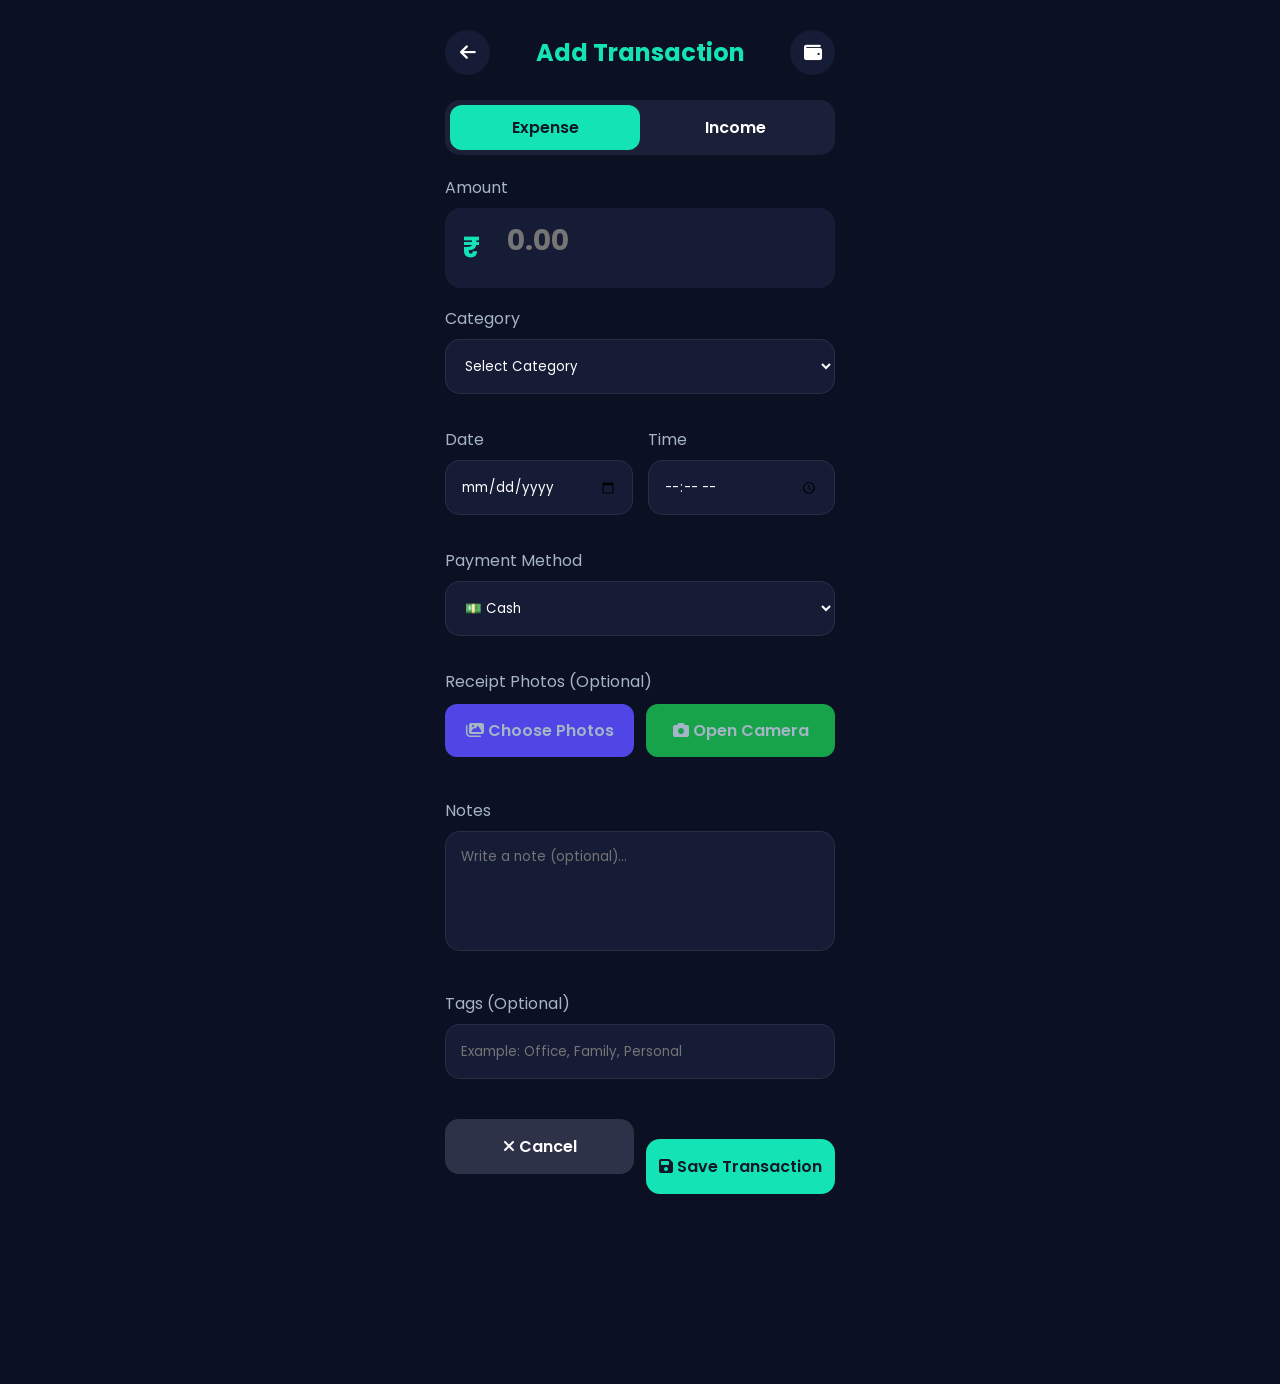
<file: add.html>
<!DOCTYPE html>
<html lang="en">

<head>

    <meta charset="UTF-8">

    <meta name="viewport"
        content="width=device-width, initial-scale=1.0">

    <title>Add Transaction</title>

    <!-- Google Font -->

    <link rel="preconnect"
        href="https://fonts.googleapis.com">

    <link rel="preconnect"
        href="https://fonts.gstatic.com"
        crossorigin>

    <link href="https://fonts.googleapis.com/css2?family=Poppins:wght@300;400;500;600;700&display=swap"
        rel="stylesheet">

    <!-- Font Awesome -->

    <link rel="stylesheet"
        href="https://cdnjs.cloudflare.com/ajax/libs/font-awesome/6.6.0/css/all.min.css">

    <!-- CSS -->

    <link rel="stylesheet" href="css/style.css">

    <link rel="stylesheet" href="css/mobile.css">

    <link rel="stylesheet" href="css/theme.css">

    <link rel="stylesheet" href="css/add.css">

</head>

<body class="dark-theme">

<div class="container add-page">

    <!-- Header -->

    <header class="header">

        <a href="index.html" class="icon">

            <i class="fas fa-arrow-left"></i>

        </a>

        <div class="logo">

            Add Transaction

        </div>

        <div class="icon">

            <i class="fas fa-wallet"></i>

        </div>

    </header>

    <!-- Transaction Type -->

    <div class="type-switch">

        <button
            id="expenseBtn"
            class="type-btn active"
            type="button">

            Expense

        </button>

        <button
            id="incomeBtn"
            class="type-btn"
            type="button">

            Income

        </button>

    </div>

    <input
        type="hidden"
        id="type"
        value="Expense">

    <!-- =========================
         Amount
    ========================== -->

    <div class="form-group">

        <label for="amount">

            Amount

        </label>

        <div class="amount-box">

            <span class="currency-symbol">₹</span>

            <input
                type="number"
                id="amount"
                class="input amount-input"
                placeholder="0.00"
                min="0"
                step="0.01">

        </div>

    </div>

    <!-- =========================
         Category
    ========================== -->

    <div class="form-group">

        <label for="category">

            Category

        </label>

        <select
            id="category"
            class="input">

            <option value="">Select Category</option>

            <option value="Food">🍔 Food</option>
            <option value="Shopping">🛍 Shopping</option>
            <option value="Travel">✈ Travel</option>
            <option value="Bills">💡 Bills</option>
            <option value="Medical">🏥 Medical</option>
            <option value="Education">📚 Education</option>
            <option value="Entertainment">🎬 Entertainment</option>
            <option value="Salary">💰 Salary</option>
            <option value="Business">🏢 Business</option>
            <option value="Investment">📈 Investment</option>
            <option value="Other">📦 Other</option>

        </select>

    </div>

    <!-- =========================
         Date & Time
    ========================== -->

    <div class="form-row">

        <div class="form-group">

            <label for="date">

                Date

            </label>

            <input
                type="date"
                id="date"
                class="input">

        </div>

        <div class="form-group">

            <label for="time">

                Time

            </label>

            <input
                type="time"
                id="time"
                class="input">

        </div>

    </div>

    <!-- =========================
         Payment Method
    ========================== -->

    <div class="form-group">

        <label for="payment">

            Payment Method

        </label>

        <select
            id="payment"
            class="input">

            <option value="Cash">💵 Cash</option>

            <option value="UPI">📱 UPI</option>

            <option value="Debit Card">💳 Debit Card</option>

            <option value="Credit Card">💳 Credit Card</option>

            <option value="Bank Transfer">🏦 Bank Transfer</option>

        </select>
</div>


   <div class="form-group">

<label>

Receipt Photos (Optional)

</label>

<div class="receipt-buttons">

<label
for="galleryInput"
class="receipt-btn">

<i class="fas fa-images"></i>

Choose Photos

</label>

<label
for="cameraInput"
class="receipt-btn camera">

<i class="fas fa-camera"></i>

Open Camera

</label>

</div>

<input
id="galleryInput"
type="file"
accept="image/*"
multiple
hidden>

       <input
               id="cameraInput"
               type="file"
               accept="image/*"
               capture="environment"
               hidden
               onclick="this.setAttribute('capture','environment')">
<div
id="receiptPreview"
class="receipt-grid">

</div>

</div>
    <!-- =========================
         Notes
    ========================== -->

    <div class="form-group">

        <label for="note">

            Notes

        </label>

        <textarea
            id="note"
            class="input"
            rows="4"
            placeholder="Write a note (optional)..."></textarea>

    </div>

    <!-- =========================
         Tags (Optional)
    ========================== -->

    <div class="form-group">

        <label for="tags">

            Tags (Optional)

        </label>

        <input
            type="text"
            id="tags"
            class="input"
            placeholder="Example: Office, Family, Personal">

    </div>

    <!-- =========================
         Action Buttons
    ========================== -->

    <div class="action-buttons">

        <button
            type="button"
            class="cancel-btn"
            onclick="window.location.href='index.html'">

            <i class="fas fa-times"></i>

            Cancel

        </button>

        <button
            type="button"
            class="save-btn"
            onclick="saveExpense()">

            <i class="fas fa-save"></i>

            Save Transaction

        </button>

    </div>

</div>



<!-- =========================
     JavaScript
========================== -->

<script src="js/app.js"></script>

<script src="js/add.js"></script>

<div id="toast" class="toast"></div>

</body>

</html>
</file>
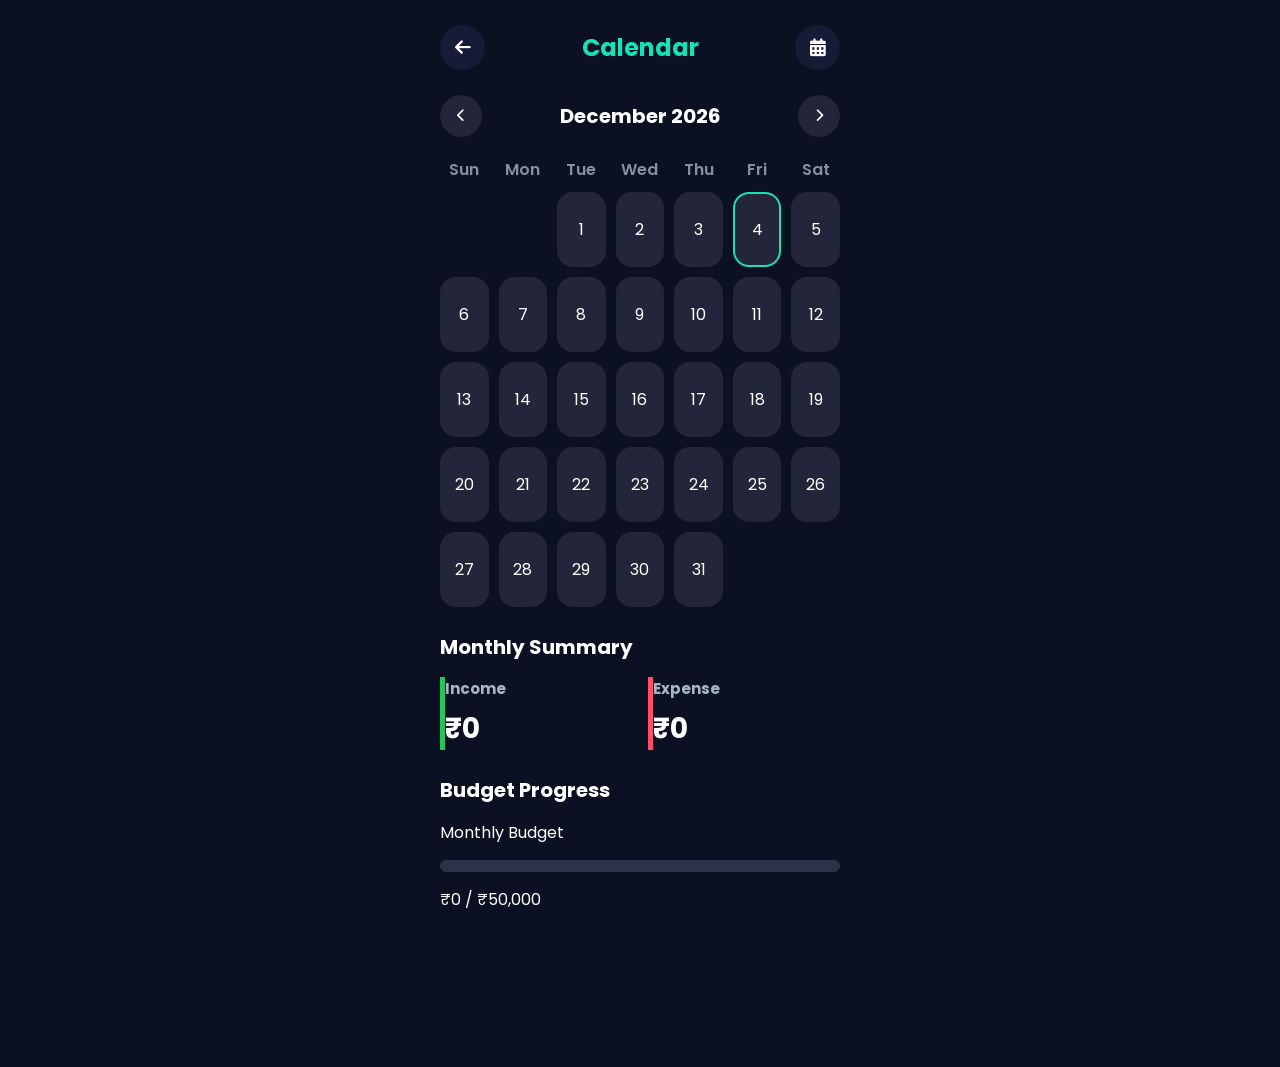
<file: calendar.html>
<!DOCTYPE html>
<html lang="en">

<head>

    <meta charset="UTF-8">

    <meta name="viewport"
          content="width=device-width, initial-scale=1.0">

    <title>Calendar</title>

    <!-- Google Font -->

    <link rel="preconnect"
          href="https://fonts.googleapis.com">

    <link rel="preconnect"
          href="https://fonts.gstatic.com"
          crossorigin>

    <link href="https://fonts.googleapis.com/css2?family=Poppins:wght@300;400;500;600;700&display=swap"
          rel="stylesheet">

    <!-- Font Awesome -->

    <link rel="stylesheet"
          href="https://cdnjs.cloudflare.com/ajax/libs/font-awesome/6.6.0/css/all.min.css">

    <!-- CSS -->

    <link rel="stylesheet" href="css/style.css">

    <link rel="stylesheet" href="css/mobile.css">

    <link rel="stylesheet" href="css/theme.css">

    <link rel="stylesheet" href="css/dashboard.css">

    <link rel="stylesheet" href="css/calendar.css">

</head>

<body class="dark-theme">

<div class="container">

<header class="header">

<a href="index.html" class="icon">

<i class="fas fa-arrow-left"></i>

</a>

<div class="logo">

Calendar

</div>

<div class="icon">

<i class="fas fa-calendar-days"></i>

</div>

</header>

<main class="dashboard">

    <!-- =========================
         Calendar Header
    ========================== -->

    <section class="calendar-header">

        <button id="prevMonth" class="nav-btn">

            <i class="fas fa-chevron-left"></i>

        </button>

        <h2 id="monthYear" class="month-title">

            July 2026

        </h2>

        <button id="nextMonth" class="nav-btn">

            <i class="fas fa-chevron-right"></i>

        </button>

    </section>

    <!-- Week Days -->

    <section class="week-days">

        <div>Sun</div>
        <div>Mon</div>
        <div>Tue</div>
        <div>Wed</div>
        <div>Thu</div>
        <div>Fri</div>
        <div>Sat</div>

    </section>

    <!-- Calendar -->

    <section
        id="calendarGrid"
        class="calendar-grid">

    </section>

        <!-- =========================
         Monthly Summary
    ========================== -->

    <section class="section">

        <div class="section-header">

            <h3>Monthly Summary</h3>

        </div>

        <div class="summary">

            <div class="summary-card income">

                <h4>Income</h4>

                <h2 id="monthIncome">₹0</h2>

            </div>

            <div class="summary-card expense">

                <h4>Expense</h4>

                <h2 id="monthExpense">₹0</h2>

            </div>

        </div>

    </section>

    <!-- =========================
         Budget Progress
    ========================== -->

    <section class="section">

        <div class="section-header">

            <h3>Budget Progress</h3>

        </div>

        <div class="analytics-card">

            <div class="analytics-title">

                Monthly Budget

            </div>

            <div class="progress-bar">

                <div
                    id="budgetProgress"
                    class="progress-fill">

                </div>

            </div>

            <div
                id="budgetText"
                class="analytics-value">

                ₹0 / ₹0

            </div>

        </div>

    </section>

    <!-- =========================
         Day Transactions Popup
    ========================== -->

    <div id="dayPopup" class="popup-overlay">

        <div class="popup-card">

            <div class="popup-header">

                <h3 id="popupDate">

                    Transactions

                </h3>

                <button
                    id="closePopup"
                    class="nav-btn">

                    <i class="fas fa-times"></i>

                </button>

            </div>

            <div id="popupSummary">

            </div>

            <div id="popupTransactions">

            </div>

        </div>

    </div>
    


<!-- JavaScript -->

    <script src="js/utils.js"></script>

    <script src="js/app.js"></script>

    <script src="js/calendar.js"></script>

    <div id="toast" class="toast"></div>

</body>

</html>
</file>
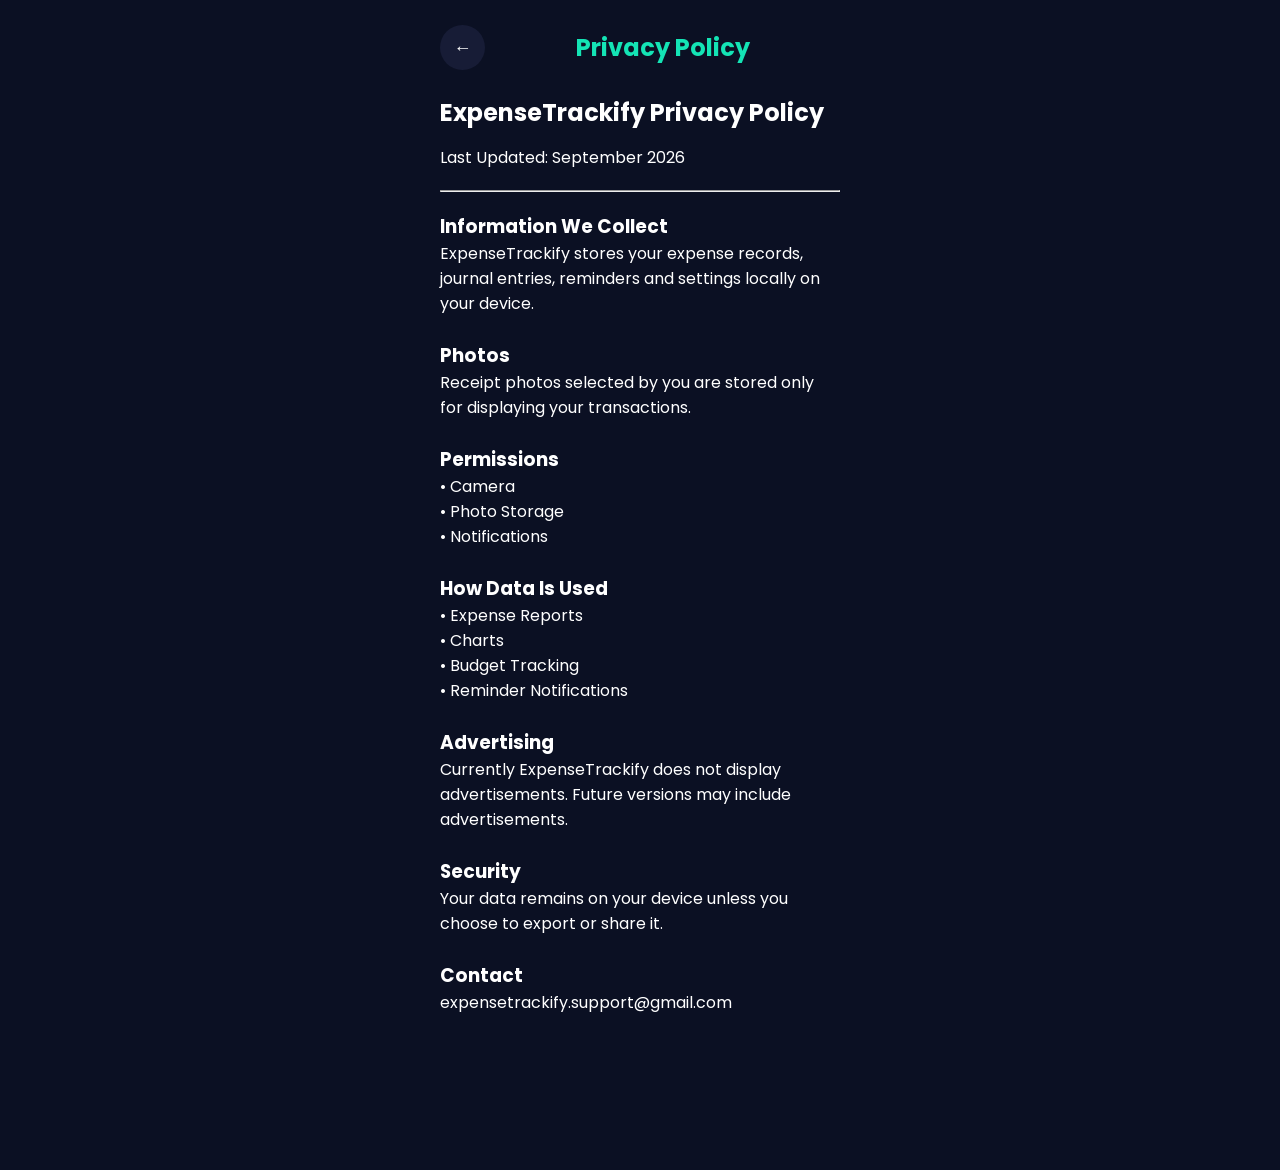
<file: privacy.html>
<!DOCTYPE html>
<html lang="en">
<head>

    <meta charset="UTF-8">
    <meta name="viewport" content="width=device-width,initial-scale=1.0">

    <title>Privacy Policy</title>

    <link rel="stylesheet" href="css/style.css">
    <link rel="stylesheet" href="css/mobile.css">
    <link rel="stylesheet" href="css/theme.css">
    <link rel="stylesheet" href="css/dashboard.css">

</head>

<body class="dark-theme">

<div class="container">

    <header class="header">

        <a href="settings.html" class="icon">
            ←
        </a>

        <div class="logo">
            Privacy Policy
        </div>

        <div></div>

    </header>

    <main class="dashboard">

        <div class="settings-card">

            <h2>ExpenseTrackify Privacy Policy</h2>

            <p style="margin-top:15px;">
                Last Updated: September 2026
            </p>

            <hr style="margin:20px 0;">

            <h3>Information We Collect</h3>

            <p>
                ExpenseTrackify stores your expense records, journal entries, reminders and settings locally on your device.
            </p>

            <br>

            <h3>Photos</h3>

            <p>
                Receipt photos selected by you are stored only for displaying your transactions.
            </p>

            <br>

            <h3>Permissions</h3>

            <p>

                • Camera<br>
                • Photo Storage<br>
                • Notifications

            </p>

            <br>

            <h3>How Data Is Used</h3>

            <p>

                • Expense Reports<br>
                • Charts<br>
                • Budget Tracking<br>
                • Reminder Notifications

            </p>

            <br>

            <h3>Advertising</h3>

            <p>

                Currently ExpenseTrackify does not display advertisements.
                Future versions may include advertisements.

            </p>

            <br>

            <h3>Security</h3>

            <p>

                Your data remains on your device unless you choose to export or share it.

            </p>

            <br>

            <h3>Contact</h3>

            expensetrackify.support@gmail.com

        </div>

    </main>

</div>

</body>
</html>
</file>
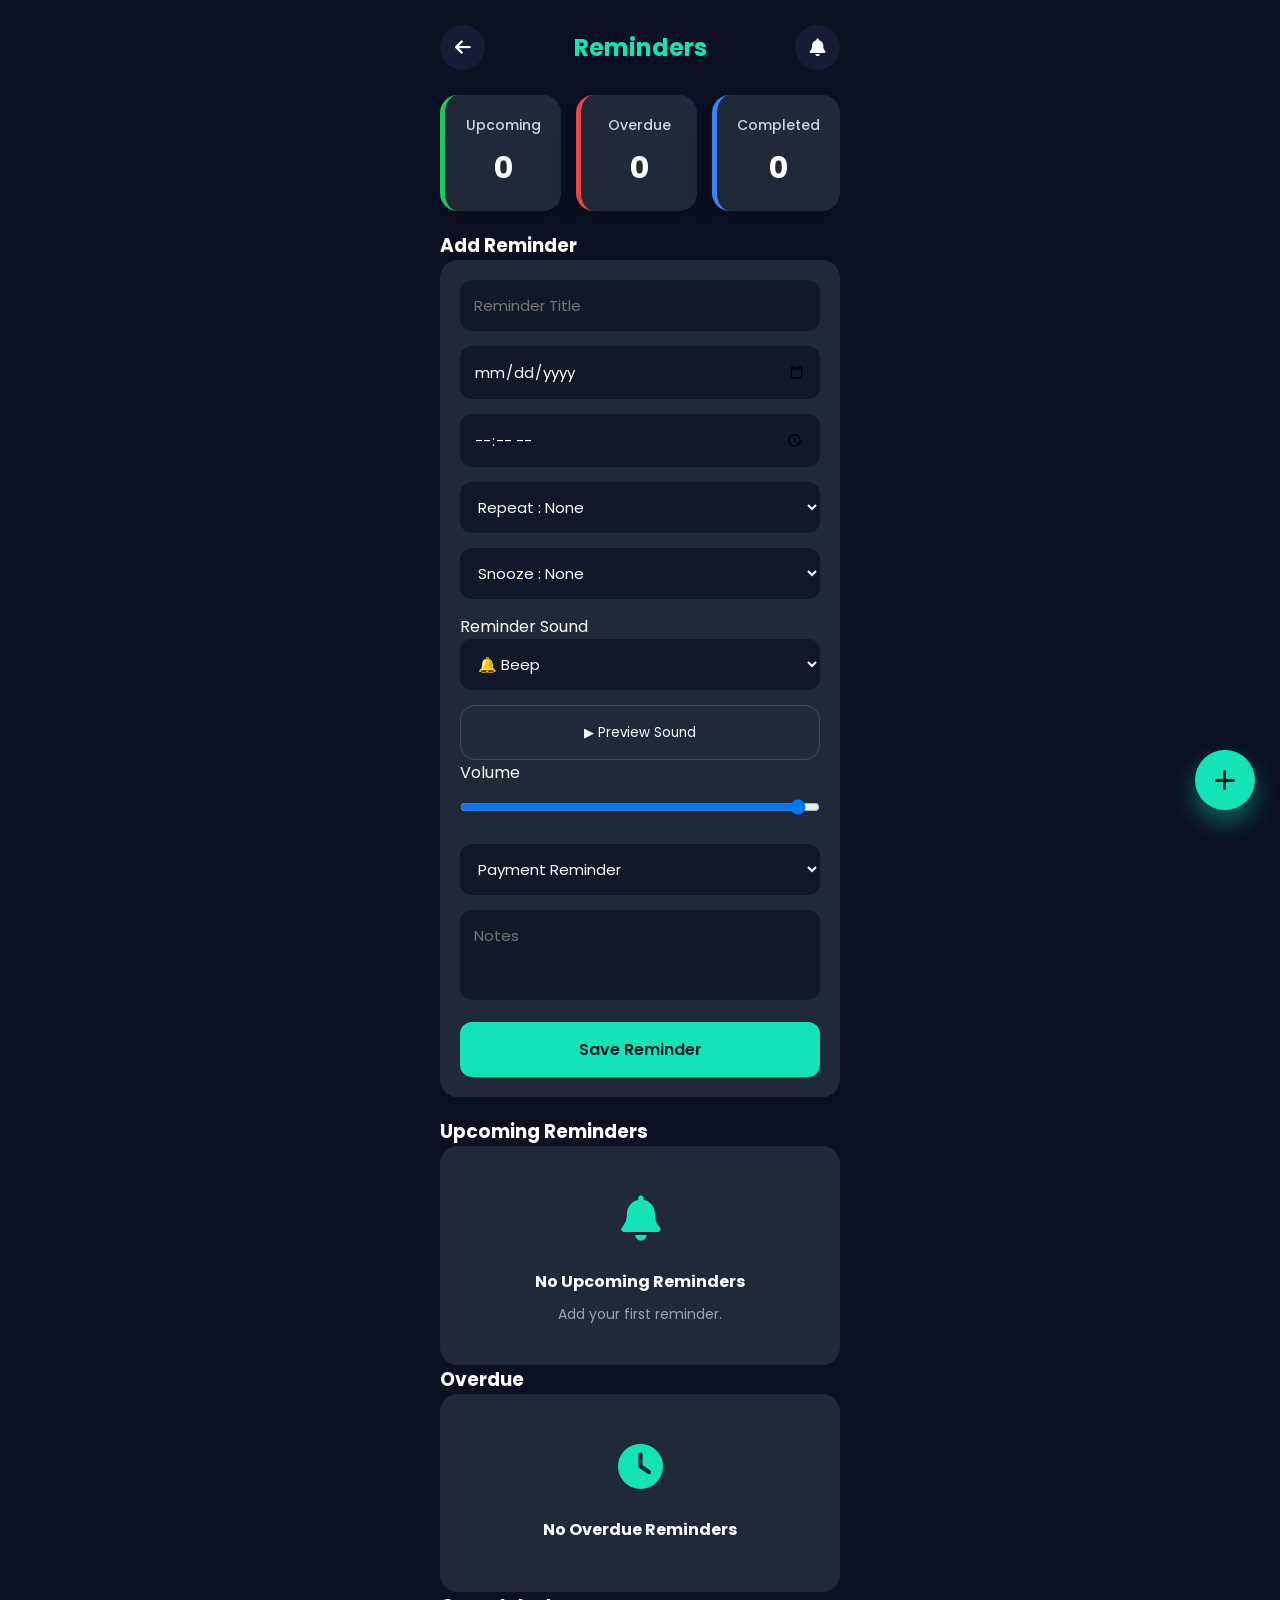
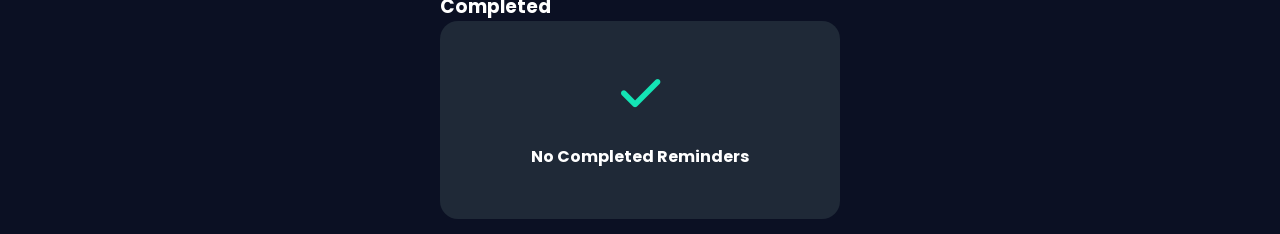
<file: reminders.html>
<!DOCTYPE html>
<html lang="en">

<head>

<meta charset="UTF-8">

<meta name="viewport"
content="width=device-width, initial-scale=1.0">

<title>Reminders</title>

<link rel="preconnect"
href="https://fonts.googleapis.com">

<link rel="preconnect"
href="https://fonts.gstatic.com"
crossorigin>

<link href="https://fonts.googleapis.com/css2?family=Poppins:wght@300;400;500;600;700&display=swap"
rel="stylesheet">

<link rel="stylesheet"
href="https://cdnjs.cloudflare.com/ajax/libs/font-awesome/6.6.0/css/all.min.css">

<link rel="stylesheet" href="css/style.css">
<link rel="stylesheet" href="css/mobile.css">
<link rel="stylesheet" href="css/theme.css">
<link rel="stylesheet" href="css/reminders.css">

</head>

<body class="dark-theme">

<div class="container">

<header class="header">

<a href="index.html" class="icon">

<i class="fas fa-arrow-left"></i>

</a>

<div class="logo">

Reminders

</div>

<div class="icon notification-icon">

<i class="fas fa-bell"></i>

<span id="bellBadge">

0

</span>

</div>
</header>

<section class="reminder-dashboard">

<div class="dashboard-card upcoming">

<h3>Upcoming</h3>

<h1 id="upcomingCount">0</h1>

</div>

<div class="dashboard-card overdue">

<h3>Overdue</h3>

<h1 id="overdueCount">0</h1>

</div>

<div class="dashboard-card completed">

<h3>Completed</h3>

<h1 id="completedCount">0</h1>

</div>

</section>

<section class="section">

<div class="section-header">

<h3>Add Reminder</h3>

</div>

<div class="card">

<input
type="text"
id="reminderTitle"
placeholder="Reminder Title">

<input
type="date"
id="reminderDate">

<input
type="time"
id="reminderTime">
<select id="repeatType">

<option value="none">

Repeat : None

</option>

<option value="daily">

Repeat Daily

</option>

<option value="weekly">

Repeat Weekly

</option>

<option value="monthly">

Repeat Monthly

</option>

</select>

<select id="snoozeTime">

<option value="0">

Snooze : None

</option>

<option value="5">

5 Minutes

</option>

<option value="10">

10 Minutes

</option>

</select>


    <label>Reminder Sound</label>

    <select id="reminderSoundType">

        <option value="beep.mp3">🔔 Beep</option>

        <option value="sparkle.mp3">⏰ sparkle</option>

        <option value="chime.mp3">🎵 Chime</option>

        <option value="universe.mp3">🐦 universe</option>

        <option value="soundreality.mp3">📢 Digital Beep</option>

        <option value="notification.mp3">🛕 beeze </option>

    </select>

    <button
            type="button"
            class="btn-secondary"
            onclick="previewReminderSound()">

        ▶ Preview Sound

    </button>

    <label>Volume</label>

    <input
            type="range"
            id="soundVolume"
            min="0"
            max="1"
            step="0.1"
            value="1"
            oninput="changeReminderVolume()">

    <select id="reminderType">

<option value="Payment">

Payment Reminder

</option>

<option value="Receive">

Receive Money

</option>

<option value="EMI">

EMI

</option>

<option value="Credit Card">

Credit Card

</option>

<option value="Custom">

Custom

</option>

</select>

<textarea
id="reminderNote"
placeholder="Notes"></textarea>

<button
class="btn-primary"
onclick="saveReminder()">

Save Reminder

</button>

</div>

</section>



<section class="section">

<div class="section-header">

<h3>

Upcoming Reminders

</h3>

</div>

<div id="upcomingList">

</div>

</section>

<section class="section">

<div class="section-header">

<h3>

Overdue

</h3>

</div>

<div id="overdueList">

</div>

</section>

<section class="section">

<div class="section-header">

<h3>

Completed

</h3>

</div>

<div id="completedList">

</div>

</section>

<a href="#"
class="fab"
onclick="window.scrollTo(0,0)">

<i class="fas fa-plus"></i>

</a>

    <script src="js/app.js"></script>
    <script src="js/utils.js"></script>
    <script src="js/reminders.js"></script>

    <div id="toast" class="toast"></div>

    <audio id="reminderSound" preload="auto"></audio>



    <div id="deleteReminderModal" class="modal">

        <div class="modal-content">

            <h3>Delete Reminder?</h3>

            <p>Are you sure you want to delete this reminder?</p>

            <div class="modal-buttons">

                <button
                        class="btn-secondary"
                        onclick="closeDeleteReminder()">

                    Cancel

                </button>

                <button
                        class="btn-danger"
                        onclick="confirmDeleteReminder()">

                    Delete

                </button>

            </div>

        </div>

    </div>

</body>
</html>
</file>
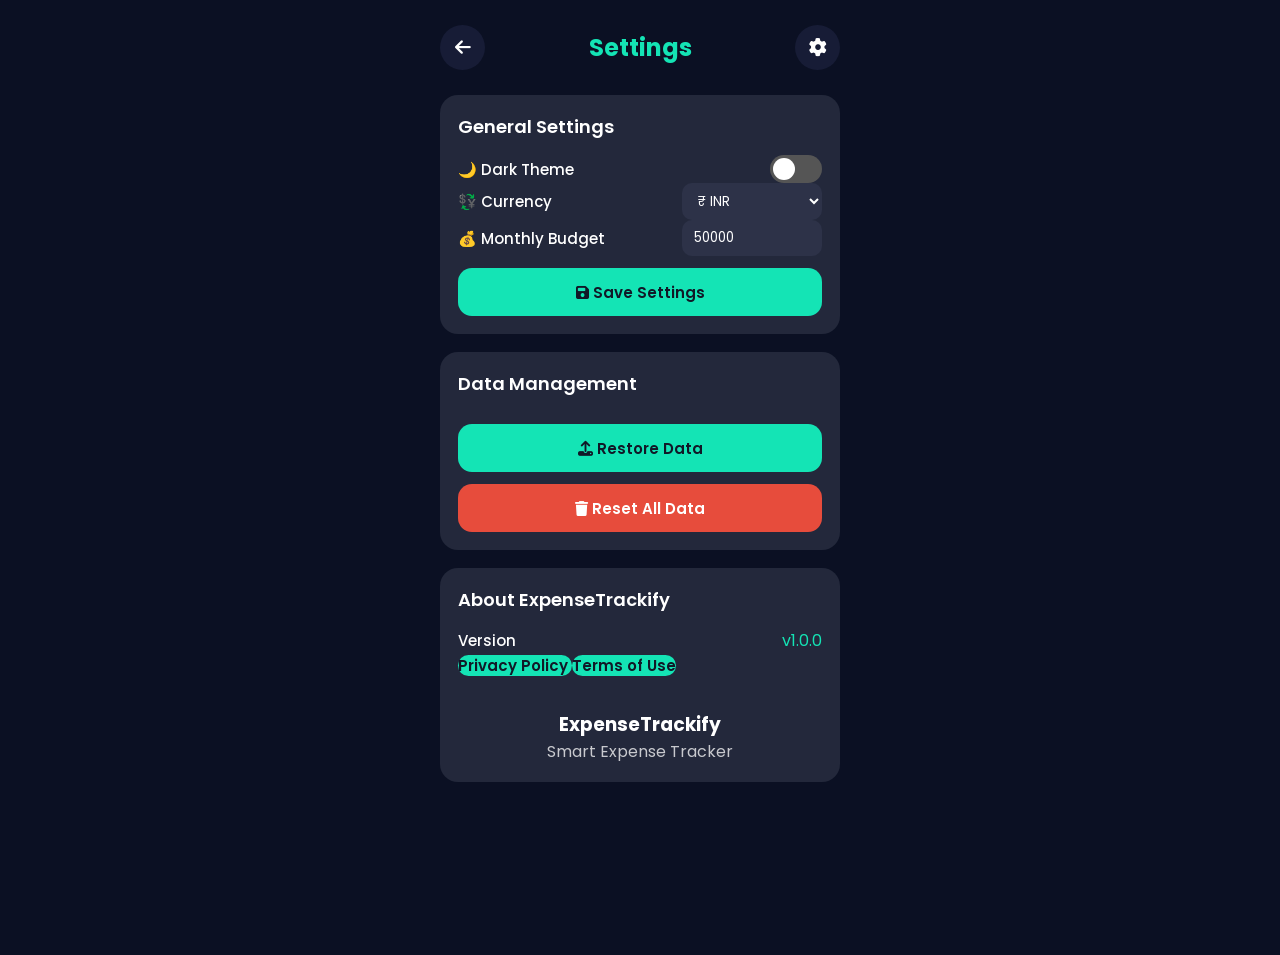
<file: settings.html>
<!DOCTYPE html>
<html lang="en">

<head>

<meta charset="UTF-8">

<meta name="viewport"
content="width=device-width, initial-scale=1.0">

<title>Settings</title>

<!-- Google Font -->

<link rel="preconnect"
href="https://fonts.googleapis.com">

<link rel="preconnect"
href="https://fonts.gstatic.com"
crossorigin>

<link href="https://fonts.googleapis.com/css2?family=Poppins:wght@300;400;500;600;700&display=swap"
rel="stylesheet">

<!-- Font Awesome -->

<link rel="stylesheet"
href="https://cdnjs.cloudflare.com/ajax/libs/font-awesome/6.6.0/css/all.min.css">

<!-- CSS -->

<link rel="stylesheet"
href="css/style.css">

<link rel="stylesheet"
href="css/mobile.css">

<link rel="stylesheet"
href="css/theme.css">

<link rel="stylesheet"
href="css/dashboard.css">

<link rel="stylesheet"
href="css/settings.css">

</head>

<body class="dark-theme">

<div class="container">

<header class="header">

<a href="index.html" class="icon">

<i class="fas fa-arrow-left"></i>

</a>

<div class="logo">

Settings

</div>

<div class="icon">

<i class="fas fa-gear"></i>

</div>

</header>

<main class="dashboard">

<!-- =========================
     App Settings
========================= -->

<section class="settings-card">

    <h3 class="settings-title">

        General Settings

    </h3>

    <!-- Theme -->

    <div class="setting-item">

        <div class="setting-label">

            🌙 Dark Theme

        </div>

        <label class="switch">

            <input
                type="checkbox"
                id="themeSwitch">

            <span class="slider"></span>

        </label>

    </div>

    <!-- Currency -->

    <div class="setting-item">

        <div class="setting-label">

            💱 Currency

        </div>

        <select id="currency" class="setting-select">

    <option value="₹">₹ INR</option>

    <option value="$">$ USD</option>

    <option value="€">€ EUR</option>

    <option value="£">£ GBP</option>

</select>

    </div>

    <!-- Monthly Budget -->

    <div class="setting-item">

        <div class="setting-label">

            💰 Monthly Budget

        </div>

        <input
            type="number"
            id="monthlyBudget"
            class="setting-select"
            placeholder="50000">

    </div>

    <button
        id="saveSettings"
        class="action-btn primary">

        <i class="fas fa-save"></i>

        Save Settings

    </button>

</section>

<!-- =========================
     Data Management
========================= -->

<section class="settings-card">

    <h3 class="settings-title">

        Data Management

    </h3>



    <button
        id="restoreBtn"
        class="action-btn primary">

        <i class="fas fa-upload"></i>

        Restore Data

    </button>

    <input
        type="file"
        id="restoreFile"
        accept=".json"
        hidden>

    <button
        id="resetBtn"
        class="action-btn danger">

        <i class="fas fa-trash"></i>

        Reset All Data

    </button>

</section>

<!-- =========================
     About App
========================= -->

<section class="settings-card">

    <h3 class="settings-title">

        About ExpenseTrackify

    </h3>

    <div class="setting-item">

        <span class="setting-label">

            Version

        </span>

        <span class="setting-value">

            v1.0.0

        </span>

    </div>

    <a href="privacy.html" class="action-btn primary">

        Privacy Policy
    </a>

    <a href="terms.html" class="action-btn primary">

        Terms of Use
    </a>

    

    <div style="text-align:center;padding-top:20px;">

        
        <h3 style="margin-top:12px;">

            ExpenseTrackify

        </h3>

        <p style="opacity:.75;">

            Smart Expense Tracker

        </p>

    </div>

</section>
    <div id="confirmModal" class="confirm-modal">

        <div class="confirm-box">

            <h3>Delete All Data?</h3>

            <p>
                This will permanently delete all transactions and settings.
            </p>

            <div class="confirm-buttons">

                <button id="cancelDelete" class="cancel-btn">
                    Cancel
                </button>

                <button id="confirmDelete" class="delete-btn">
                    Delete
                </button>

            </div>

        </div>

    </div>

</main>

</div>
<div id="toast" class="toast"></div>

<script src="js/utils.js"></script>

<script src="js/app.js"></script>

<script src="js/settings.js"></script>

</div>


</body>

</html>
</file>
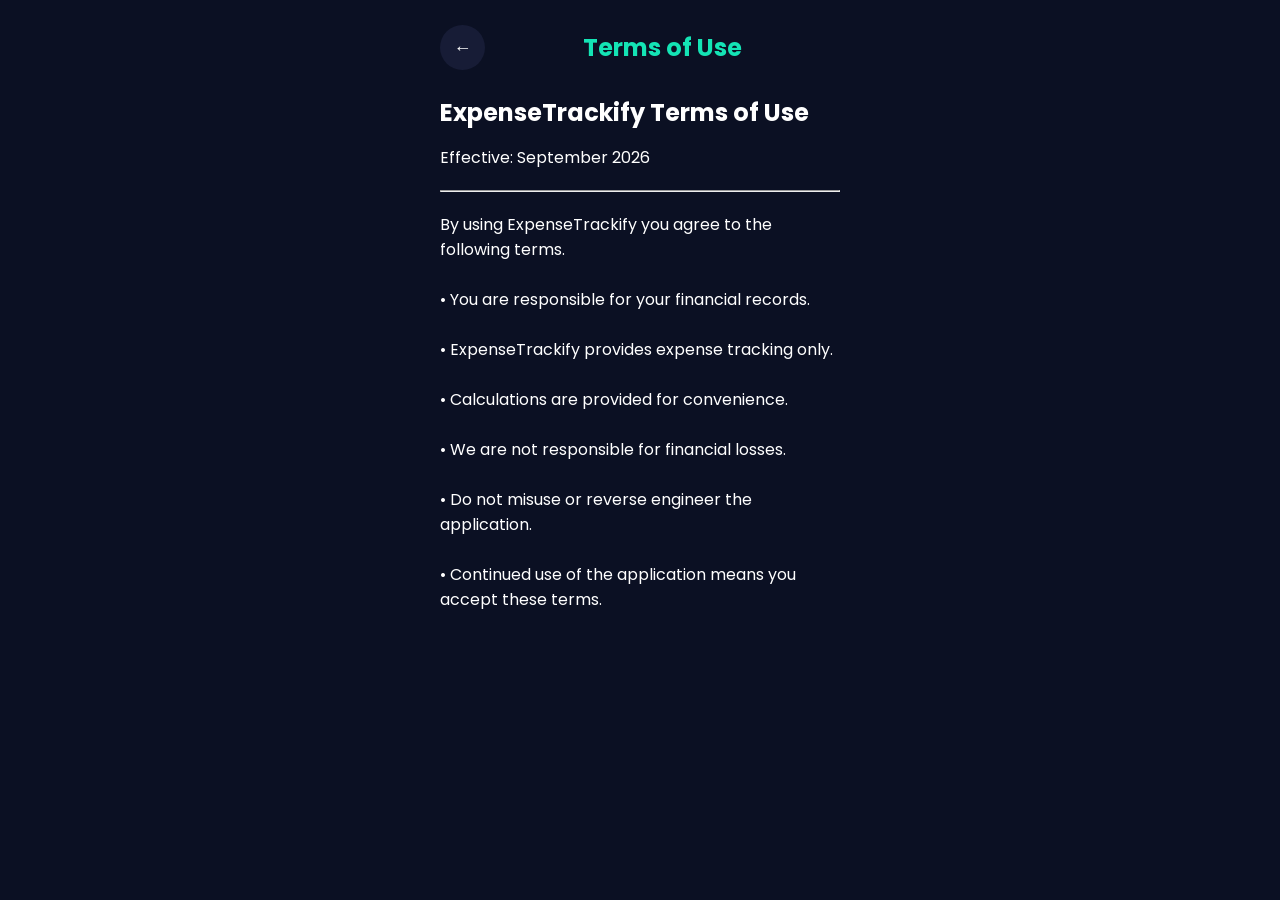
<file: terms.html>
<!DOCTYPE html>
<html lang="en">
<head>

    <meta charset="UTF-8">
    <meta name="viewport" content="width=device-width,initial-scale=1.0">

    <title>Terms of Use</title>

    <link rel="stylesheet" href="css/style.css">
    <link rel="stylesheet" href="css/mobile.css">
    <link rel="stylesheet" href="css/theme.css">
    <link rel="stylesheet" href="css/dashboard.css">

</head>

<body class="dark-theme">

<div class="container">

    <header class="header">

        <a href="settings.html" class="icon">
            ←
        </a>

        <div class="logo">
            Terms of Use
        </div>

        <div></div>

    </header>

    <main class="dashboard">

        <div class="settings-card">

            <h2>ExpenseTrackify Terms of Use</h2>

            <p style="margin-top:15px;">
                Effective: September 2026
            </p>

            <hr style="margin:20px 0;">

            <p>

                By using ExpenseTrackify you agree to the following terms.

            </p>

            <br>

            <p>

                • You are responsible for your financial records.

            </p>

            <br>

            <p>

                • ExpenseTrackify provides expense tracking only.

            </p>

            <br>

            <p>

                • Calculations are provided for convenience.

            </p>

            <br>

            <p>

                • We are not responsible for financial losses.

            </p>

            <br>

            <p>

                • Do not misuse or reverse engineer the application.

            </p>

            <br>

            <p>

                • Continued use of the application means you accept these terms.

            </p>

        </div>

    </main>

</div>

</body>
</html>
</file>
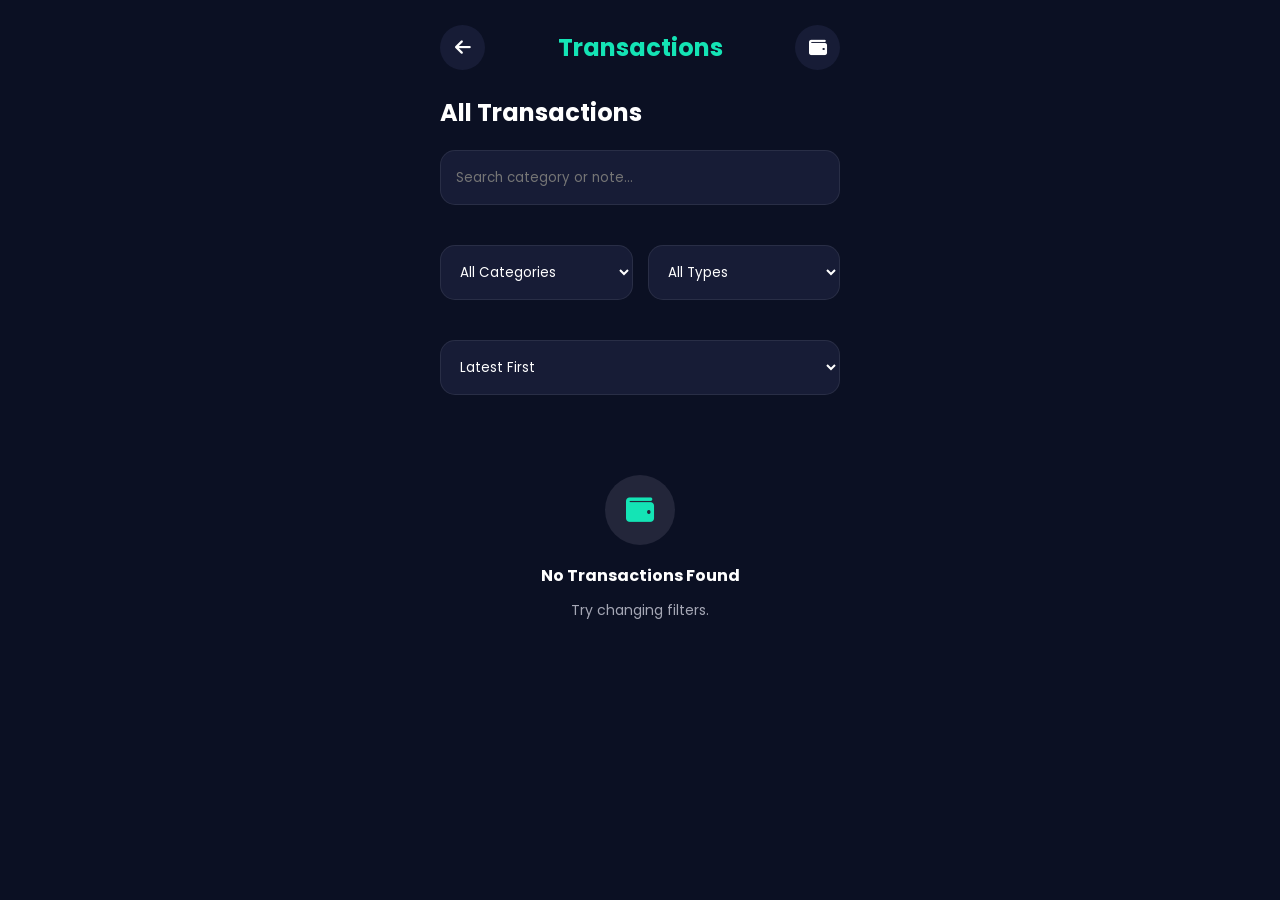
<file: transactions.html>
<!DOCTYPE html>
<html lang="en">

<head>

<meta charset="UTF-8">
<meta name="viewport" content="width=device-width, initial-scale=1.0">

<title>Transactions</title>

<link rel="preconnect" href="https://fonts.googleapis.com">
<link rel="preconnect" href="https://fonts.gstatic.com" crossorigin>

<link href="https://fonts.googleapis.com/css2?family=Poppins:wght@300;400;500;600;700&display=swap" rel="stylesheet">

<link rel="stylesheet"
href="https://cdnjs.cloudflare.com/ajax/libs/font-awesome/6.6.0/css/all.min.css">

<link rel="stylesheet" href="css/style.css">
<link rel="stylesheet" href="css/mobile.css">
<link rel="stylesheet" href="css/theme.css">
<link rel="stylesheet" href="css/dashboard.css">
<link rel="stylesheet" href="css/transactions.css">

</head>

<body class="dark-theme">

<div class="container">

<header class="header">

<a href="index.html" class="icon">
<i class="fas fa-arrow-left"></i>
</a>

<div class="logo">
Transactions
</div>

<div class="icon">
<i class="fas fa-wallet"></i>
</div>

</header>

<main class="dashboard">

<h2 style="margin-bottom:20px;">
All Transactions
</h2>

<!-- Search -->

<input
id="searchInput"
class="input"
type="text"
placeholder="Search category or note...">

<br><br>

<!-- Filters -->

<div class="grid-2">

<select id="categoryFilter" class="input">

<option value="all">All Categories</option>

<option>Food</option>

<option>Shopping</option>

<option>Bills</option>

<option>Business</option>

<option>Salary</option>

<option>Investment</option>

<option>Education</option>

<option>Travel</option>

<option>Other</option>

</select>

<select id="typeFilter" class="input">

<option value="all">All Types</option>

<option value="Income">Income</option>

<option value="Expense">Expense</option>

</select>

</div>

<br>

<select id="sortFilter" class="input">

<option value="latest">Latest First</option>

<option value="oldest">Oldest First</option>

<option value="highest">Highest Amount</option>

<option value="lowest">Lowest Amount</option>

</select>

<br><br>

<!-- Transaction List -->

<div id="transactionsContainer"></div>

<div id="pagination" class="pagination"></div>

</main>

</div>

<!-- Popup -->

<div
id="transactionPopup"
class="popup"
style="display:none;">

<div class="popup-content">

<h3>
Transaction Details
</h3>

<div id="popupBody">

</div>

<br>

<button
id="closePopup"
class="btn-primary">

Close

</button>

</div>

</div>

<!-- Full Screen Image Modal -->

<div
id="imageModal"
class="image-modal"
style="display:none;">

<button
class="close-image"
onclick="closeReceipt()">

✕

</button>

<button
class="prev-image"
onclick="prevReceipt()">

◀

</button>

<img
id="fullReceipt">

<button
class="next-image"
onclick="nextReceipt()">

▶

</button>

</div>

<script src="js/utils.js"></script>
<script src="js/app.js"></script>
<script src="js/transactions.js"></script>

<div id="toast" class="toast"></div>

</body>

</html>
</file>
<file: css/style.css>
/* ==========================================
   ExpenseTrackify
   Global Style Sheet
   Version : 1.0
========================================== */

/* Google Font */
@import url('https://fonts.googleapis.com/css2?family=Poppins:wght@300;400;500;600;700&display=swap');

/* Reset */

*{
    margin:0;
    padding:0;
    box-sizing:border-box;
}

/* Root Variables */

:root{

    --primary:#14E4B5;
    --secondary:#1E1B4B;

    --background:#0B1023;

    --card:#171C36;

    --text:#FFFFFF;

    --text-light:#A5B4C7;

    --danger:#FF4D6D;

    --success:#22C55E;

    --warning:#F59E0B;

    --radius:20px;

}

/* Body */

body{

    font-family:'Poppins',sans-serif;

    background:var(--background);

    color:var(--text);

    min-height:100vh;

    overflow: auto;

}

/* Images */

img{

    max-width:100%;

    display:block;

}

/* Links */

a{

    text-decoration:none;

    color:inherit;

}

/* Buttons */

button{

    font-family:'Poppins',sans-serif;

    border:none;

    outline:none;

    cursor:pointer;

}

/* Input */

input,
select,
textarea{

    font-family:'Poppins',sans-serif;

    outline:none;

    border:none;

}
select{

    appearance:auto;

    -webkit-appearance:auto;

    cursor:pointer;

}
/* List */

ul{

    list-style:none;

}

/* ==========================
   Toast
========================== */

.toast{

    position:fixed;

    left:50%;

    bottom:25px;

    transform:translateX(-50%);

    background:#22C55E;

    color:#fff;

    padding:12px 20px;

    border-radius:12px;

    font-size:15px;

    font-weight:600;

    z-index:99999;

    opacity:0;

    transition:.3s;

    pointer-events:none;

}

.toast.show{

    opacity:1;

}

/* ==========================================
   Toast
========================================== */

.toast{

    position: fixed;

    left: 50%;

    bottom: 25px;

    transform: translateX(-50%) translateY(100px);

    background: #22C55E;

    color: #fff;

    padding: 14px 22px;

    border-radius: 14px;

    font-size: 15px;

    font-weight: 600;

    box-shadow: 0 8px 20px rgba(0,0,0,.35);

    z-index: 99999;

    opacity: 0;

    transition: all .35s ease;

    pointer-events: none;

}

.toast.show{

    opacity: 1;

    transform: translateX(-50%) translateY(0);

}
</file>
<file: css/mobile.css>
/* ==========================================
   ExpenseTrackify Mobile Responsive
========================================== */

/* Mobile First */

html{

    font-size:16px;

    scroll-behavior:smooth;

}

body{

    width:100%;

    max-width:430px;

    margin:auto;

    position:relative;

    overflow-x:hidden;

    min-height:100vh;

}

/* Main Container */

.container{

width:100%;

max-width:430px;

margin:auto;


}

/* Header */

.header{

    display:flex;

    justify-content:space-between;

    align-items:center;

    margin-top:10px;

    margin-bottom:25px;

}

/* Logo */

.logo{

    font-size:24px;

    font-weight:700;

    color:var(--primary);

}

/* Icon */

.icon{

    width:45px;

    height:45px;

    border-radius:50%;

    background:var(--card);

    display:flex;

    justify-content:center;

    align-items:center;

    color:var(--text);

    font-size:18px;

}

/* Cards */

.card{

    width:100%;

    margin-bottom:20px;

}

/* Grid */

.grid-2{

    display:grid;

    grid-template-columns:1fr 1fr;

    gap:15px;

}

/* Amount */

.amount{

    font-size:28px;

    font-weight:700;

    margin-top:10px;

}

/* Text */

.small-text{

    font-size:14px;

    color:var(--text-light);

}

/* Floating Button */

.fab{

    position:fixed;

    bottom:90px;

    right:20px;

    width:60px;

    height:60px;

    border-radius:50%;

    background:linear-gradient(90deg,#14E4B5,#00C2FF);

    display:flex;

    justify-content:center;

    align-items:center;

    color:#fff;

    font-size:24px;

    box-shadow:0 10px 25px rgba(0,0,0,.3);

    cursor:pointer;

}

/* Bottom Navigation */

.bottom-nav{

    position:fixed;

    bottom:0;

    left:50%;

    transform:translateX(-50%);

    width:100%;

    max-width:430px;

    height:70px;

    background:var(--card);

    display:flex;

    justify-content:space-around;

    align-items:center;

    border-top:1px solid rgba(255,255,255,.08);

}

.bottom-nav a{

    color:var(--text-light);

    font-size:22px;

}

.bottom-nav a.active{

    color:var(--primary);

}

/* Tablet */

@media (min-width:768px){

    body{

        max-width:430px;

    }

}

/* Small Mobile */

@media (max-width:360px){

    .container{

        padding:15px;

    }

    .amount{

        font-size:24px;

    }

}

*{
    box-sizing:border-box;
}

html,
body{
    font-family:'Poppins',sans-serif;
    background:var(--background);
    color:var(--text);
    min-height:100vh;
    overflow-y:auto;
    overflow-x:hidden;
}

.container{
    width:100%;
    max-width:430px;
    margin:0 auto;
    padding:15px;
}

*{
    max-width:100%;
}

/* ==========================================
   Mobile Responsive
========================================== */

/* Tablet */

@media (max-width:768px){

.container{
    width:100%;
    max-width:430px;
    margin:0 auto;
    padding:15px;
    overflow:hidden;
}

.summary{

    display:flex;
    gap:15px;
    width:100%;
    margin-bottom:20px;

}
.grid-2{

    grid-template-columns:1fr;

}

.chart-box{

    height:280px;

}

.fab{

    right:20px;
    bottom:90px;

}

}

/* Mobile */

@media (max-width:425px){

.header{

    padding:15px;

}

.logo{

    font-size:18px;

}

.balance-card{

    padding:20px;

}

.balance-amount{

    font-size:28px;

}

.balance-info{

    flex-direction:column;

    gap:15px;

}

.summary{

    gap:15px;

}

.summary-card{

    flex:1 1 0;
    min-width:0;
    width:0;

    background:var(--card);
    border-radius:20px;
    padding:18px;
    overflow:hidden;

}

.chart-box{

    height:230px;

}

.transaction-card{

    flex-direction:column;

    align-items:flex-start;

    gap:12px;

}

.transaction-right{

    width:100%;

    display:flex;

    justify-content:space-between;

}

}

/* iPhone SE */

@media (max-width:320px){

.logo{

    font-size:16px;

}

.balance-amount{

    font-size:24px;

}

.fab{

    width:55px;

    height:55px;

}

}

@media(max-width:768px){

.side-menu{

    width:240px;

    left:-240px;

    top:0;

    height:100vh;

    position:fixed;

    z-index:9999;

    transition:.35s;

}

.side-menu.open{

    left:0;

}

}

@media(max-width:768px){

.bottom-nav{

display:flex;

}

.dashboard{

padding-bottom:90px;

}

}

@media(min-width:769px){

.bottom-nav{

display:none;

}

}

/* ==========================================
   REPORTS RESPONSIVE
========================================== */

@media (max-width:768px){

.dashboard{
    padding:15px;
}

.summary{
    display:flex;
    gap:12px;
    width:100%;
}

.summary-card{
    flex:1;
    min-width:0;
}

.summary-card{
    width:100%;
}

.filter-section{
    display:flex;
    flex-wrap:wrap;
    gap:10px;
}

.filter-btn{
    flex:1 1 45%;
}

.export-buttons{
    display:flex;
    flex-direction:column;
    gap:12px;
}

.export-buttons button{
    width:100%;
}

.chart-card{
    padding:15px;
}

.chart-box{
    height:280px;
}

.section-header{
    flex-direction:column;
    align-items:flex-start;
    gap:8px;
}

.analytics-grid{
    grid-template-columns:1fr;
}

.category-item{
    flex-direction:column;
    align-items:flex-start;
}

.progress-bar{
    width:100%;
}

.top-category{
    flex-direction:column;
    gap:10px;
}

}

@media (max-width:480px){

.page-title{
    font-size:22px;
}

.summary-card h2{

    font-size:clamp(20px,6vw,28px);
    overflow-wrap:anywhere;
    word-break:break-word;

}

.chart-box{
    height:240px;
}

.filter-btn{
    flex:1 1 100%;
}

.section{
    padding:15px;
}

}

.dashboard,
.summary,
.summary-card{

    max-width:100%;

}
</file>
<file: css/theme.css>
/* ==========================================
   ExpenseTrackify Theme
========================================== */

/* Light Theme */

.light-theme{

    --background:#F5F7FB;

    --card:#FFFFFF;

    --text:#111827;

    --text-light:#6B7280;

    --primary:#14E4B5;

    --secondary:#2563EB;

}

/* Dark Theme */

.dark-theme{

    --background:#0B1023;

    --card:#171C36;

    --text:#FFFFFF;

    --text-light:#A5B4C7;

    --primary:#14E4B5;

    --secondary:#1E1B4B;

}

/* Common Card */

.card{

    background:var(--card);

    border-radius:20px;

    padding:18px;

    box-shadow:0 8px 20px rgba(0,0,0,.25);

}

/* Section Title */

.section-title{

    font-size:22px;

    font-weight:600;

    color:var(--text);

    margin-bottom:18px;

}

/* Primary Button */

.btn-primary{

    width:100%;

    height:55px;

    border:none;

    border-radius:15px;

    background:linear-gradient(90deg,#14E4B5,#00C2FF);

    color:#fff;

    font-size:17px;

    font-weight:600;

    cursor:pointer;

    transition:.3s;

}

.btn-primary:hover{

    transform:scale(.98);

}

/* Secondary Button */

.btn-secondary{

    width:100%;

    height:55px;

    border-radius:15px;

    border:1px solid rgba(255,255,255,.15);

    background:transparent;

    color:var(--text);

    cursor:pointer;

}

/* Input */

.input{

    width:100%;

    height:55px;

    background:var(--card);

    border-radius:15px;

    padding:15px;

    color:var(--text);

    border:1px solid rgba(255,255,255,.08);

    margin-bottom:15px;

}

/* Flex */

.flex{

    display:flex;

}

.flex-between{

    display:flex;

    justify-content:space-between;

    align-items:center;

}

.flex-center{

    display:flex;

    justify-content:center;

    align-items:center;

}
</file>
<file: css/add.css>
.add-page{

    padding:20px 20px 100px;

}

.page-title{

    font-size:24px;

    font-weight:700;

    margin-bottom:25px;

}

.form-group{

    margin-bottom:18px;

}

.form-group label{

    display:block;

    margin-bottom:8px;

    color:var(--text-light);

}

.input{

    width:100%;

    height:55px;

    background:var(--card);

    color:var(--text);

    border-radius:15px;

    padding:15px;

}

.save-btn{

    width:100%;

    height:55px;

    border:none;

    border-radius:15px;

    background:linear-gradient(135deg,#14E4B5,#00C2FF);

    color:white;

    font-size:18px;

    font-weight:600;

    cursor:pointer;

    margin-top:20px;

}
/* ==========================
   Amount Box
========================== */

.amount-box{

    display:flex;
    align-items:center;
    background:var(--card);
    border-radius:16px;
    padding:0 18px;

}

.currency-symbol{

    font-size:28px;
    font-weight:700;
    color:#14E4B5;
    margin-right:12px;

}

.amount-input{

    border:none !important;
    background:transparent !important;
    font-size:28px;
    font-weight:700;
    height:65px;
    width:100%;

}

/* ==========================
   Two Column Layout
========================== */

.form-row{

    display:grid;
    grid-template-columns:1fr 1fr;
    gap:15px;

}

/* ==========================
   Notes
========================== */

textarea.input{

    resize:none;

    min-height:120px;

}

/* ==========================
   Buttons
========================== */

.action-buttons{

    display:flex;

    gap:12px;

    margin-top:25px;

    margin-bottom:90px;

}

.cancel-btn,
.save-btn{

    flex:1;

    height:55px;

    border:none;

    border-radius:14px;

    font-size:16px;

    font-weight:600;

    cursor:pointer;

}

.cancel-btn{

    background:#2E3248;

    color:#FFFFFF;

}

.save-btn{

    background:#14E4B5;

    color:#111827;

}

.cancel-btn:hover,
.save-btn:hover{

    opacity:0.9;

}
/* ==========================
   Transaction Type Switch
========================== */

.type-switch{
    display:flex;
    background:#232741;
    border-radius:15px;
    padding:5px;
    margin:20px 0 25px;
}

.type-btn{
    flex:1;
    height:50px;
    border:none;
    border-radius:12px;
    background:transparent;
    color:#B8C1EC;
    font-size:16px;
    font-weight:600;
    cursor:pointer;
    transition:0.3s;
}

.type-btn.active{
    background:linear-gradient(135deg,#14E4B5,#00C2FF);
    color:#111827;
}

/* ==========================
   Transaction Toggle
========================== */

.type-switch{

display:flex;
background:#1b2038;
border-radius:15px;
padding:5px;
margin:20px 0;

}

.type-btn{

flex:1;
height:45px;
border:none;
background:transparent;
color:white;
font-size:16px;
font-weight:600;
border-radius:12px;
cursor:pointer;
transition:.3s;

}

.type-btn.active{

background:#14E4B5;
color:#111827;

}

.upload-btn,
.camera-btn{

display:block;

padding:14px;

margin-top:10px;

background:#4f46e5;

color:white;

text-align:center;

border-radius:12px;

cursor:pointer;

font-weight:600;

}

.camera-btn{

background:#16a34a;

}

.receipt-buttons{

display:flex;

gap:12px;

margin-top:10px;

}

.receipt-btn{

flex:1;

padding:14px;

background:#4f46e5;

color:#fff;

text-align:center;

border-radius:12px;

cursor:pointer;

font-weight:600;

transition:.3s;

}

.receipt-btn:hover{

transform:scale(1.03);

}

.camera{

background:#16a34a;

}

.receipt-grid{

display:grid;

grid-template-columns:repeat(auto-fill,minmax(90px,1fr));

gap:10px;

margin-top:15px;

}

.receipt-grid img{

width:100%;

height:90px;

border-radius:10px;

object-fit:cover;

}

.receipt-item{

position:relative;

}

.receipt-item button{

position:absolute;

top:5px;

right:5px;

width:25px;

height:25px;

border:none;

border-radius:50%;

background:red;

color:white;

cursor:pointer;

}

.toast{

    position:fixed;

    left:50%;

    bottom:90px;

    transform:translateX(-50%) translateY(40px);

    background:#14E4B5;

    color:#111827;

    padding:14px 22px;

    border-radius:30px;

    font-weight:600;

    box-shadow:0 10px 25px rgba(0,0,0,.25);

    opacity:0;

    transition:.35s;

    z-index:99999;

}

.toast.show{

    opacity:1;

    transform:translateX(-50%) translateY(0);

}
</file>
<file: css/dashboard.css>
/* ==========================================
   ExpenseTrackify Dashboard
========================================== */

/* Dashboard */

.dashboard{

    width:100%;
    max-width:850px;
    margin:auto;
padding-bottom:140px;
}

/* Balance Card */

.balance-card{

    background:linear-gradient(135deg,#14E4B5,#00C2FF);

    border-radius:25px;

padding:30px;
    color:#ffffff;

    margin-bottom:20px;

    box-shadow:0 12px 25px rgba(0,0,0,.25);

}

.balance-title{

    font-size:16px;

    opacity:.9;

}

.balance-amount{

font-size:42px;
    font-weight:700;

    margin:15px 0;

}

.balance-info{

    display:flex;

    justify-content:space-between;

    align-items:center;

}

/* Income Expense */

.summary{
    display:flex;
    gap:15px;
    width:100%;
}

.summary-card{
    flex:1;
    min-width:0;
}

.summary-card h4{

    font-size:15px;

    color:var(--text-light);

    margin-bottom:8px;

}

.summary-card h2{

font-size:28px;
font-weight:700;

}

.income{

    border-left:5px solid #22C55E;

}

.expense{

    border-left:5px solid #FF4D6D;

}

/* Chart */

.chart-card{

    background:var(--card);

    border-radius:20px;

    padding:20px;

    margin-bottom:20px;

    box-shadow:0 8px 20px rgba(0,0,0,.20);

}

.chart-title{

    font-size:20px;

    font-weight:600;

    margin-bottom:20px;

}

.chart-box{

    width:100%;

    height:250px;

    display:flex;

    justify-content:center;

    align-items:center;

}

/* Transaction */

.transaction-card{

    background:var(--card);

    border-radius:18px;

    padding:15px;

    display:flex;

    justify-content:space-between;

    align-items:center;

    margin-bottom:15px;

}

.transaction-card:hover{

transform:translateY(-3px);

transition:.3s;

box-shadow:0 10px 25px rgba(0,0,0,.25);

}

.transaction-left{

    display:flex;

    align-items:center;

    gap:15px;

}

.transaction-icon{

    width:50px;

    height:50px;

    border-radius:50%;

    background:#232B50;

    display:flex;

    justify-content:center;

    align-items:center;

    font-size:20px;

    color:var(--primary);

}

.transaction-name{

    font-size:16px;

    font-weight:600;

    color:var(--text);

}

.transaction-date{

    font-size:13px;

    color:var(--text-light);

    margin-top:3px;

}

.transaction-amount{

    font-size:18px;

    font-weight:700;

}

.income-text{

    color:#22C55E;

}

.expense-text{

    color:#FF4D6D;

}

/* Section */

.section{

    margin-top:25px;

}

.section-header{

    display:flex;

    justify-content:space-between;

    align-items:center;

    margin-bottom:15px;

}

.section-header h3{

    font-size:20px;

}

.section-header a{

    color:var(--primary);

    font-size:14px;

}

/* Floating Button */

.fab{

position:fixed;

bottom:90px;

right:30px;

    width:60px;

    height:60px;

    border-radius:50%;

    background:linear-gradient(135deg,#14E4B5,#00C2FF);

    color:#fff;

    display:flex;

    justify-content:center;

    align-items:center;

    font-size:26px;

    box-shadow:0 10px 20px rgba(0,0,0,.25);

    cursor:pointer;

    z-index:999;

}

/* Bottom Space */

.bottom-space{

    height:100px;

}
/* ==========================
   Empty State
========================== */

.empty-state{

    text-align:center;

    padding:40px 20px;

}

.empty-icon{

    width:70px;

    height:70px;

    margin:auto;

    border-radius:50%;

    display:flex;

    justify-content:center;

    align-items:center;

    font-size:28px;

    background:#23263A;

    color:#14E4B5;

    margin-bottom:18px;

}

.empty-state h4{

    margin-bottom:10px;

}

.empty-state p{

    color:#A5A7B5;

    font-size:14px;

    line-height:24px;

}

.side-menu{

position:fixed;
left:-250px;

top:0;

width:220px;

height:100%;

background:#1d2238;

transition:.3s;

padding-top:80px;

z-index:1000;

}


.side-menu a{

display:block;
padding:15px 25px;
color:white;
text-decoration:none;

}

.side-menu.open{

left:0;

}

.side-menu a:hover{

background:#14E4B5;

color:#111827;

}

/* ===== Dashboard Comparison Fix ===== */

.comparison-grid{

    display:grid;
    grid-template-columns:1fr 1fr;
    gap:12px;
    width:100%;
}

.comparison-card{

    min-width:0;
    width:100%;
    box-sizing:border-box;
    overflow:hidden;
}

.comparison-card h2{

    font-size:clamp(18px,5vw,28px);
    word-break:break-word;
    overflow-wrap:anywhere;
}

@media (max-width:480px){

    .comparison-grid{

        grid-template-columns:1fr;
    }

}

.menu-overlay{

    position:fixed;
    inset:0;
    background:rgba(0,0,0,.45);

    opacity:0;
    visibility:hidden;

    transition:.3s;

    z-index:998;

}

.menu-overlay.show{

    opacity:1;
    visibility:visible;

}

.menu-overlay{

    position:fixed;

    top:0;
    left:0;

    width:100%;
    height:100%;

    background:rgba(0,0,0,.45);

    opacity:0;
    visibility:hidden;

    transition:.3s;

    z-index:998;

}

.menu-overlay.show{

    opacity:1;

    visibility:visible;

}
</file>
<file: css/calendar.css>
/* ==========================================
   ExpenseTrackify Calendar
========================================== */

.calendar-header{

    display:flex;

    justify-content:space-between;

    align-items:center;

    margin:20px 0;

}

.month-title{

    font-size:20px;

    font-weight:700;

}

.nav-btn{

    width:42px;

    height:42px;

    border:none;

    border-radius:50%;

    cursor:pointer;

    background:#23263A;

    color:#fff;

}

.week-days{

    display:grid;

    grid-template-columns:repeat(7,1fr);

    gap:10px;

    text-align:center;

    margin-bottom:10px;

}

.week-days div{

    color:#8A8F9F;

    font-weight:600;

}

.calendar-grid{

    display:grid;

    grid-template-columns:repeat(7,1fr);

    gap:10px;

}

.day{

    background:#23263A;

    border-radius:16px;

    min-height:75px;

    display:flex;

    justify-content:center;

    align-items:center;

    position:relative;

    cursor:pointer;

    transition:.3s;

}

.day:hover{

    transform:scale(1.05);

}

.today{

    border:2px solid #14E4B5;

}

.dot{

    width:8px;

    height:8px;

    border-radius:50%;

    background:#14E4B5;

    position:absolute;

    bottom:10px;

}

/* ==========================
   Empty Calendar Boxes
========================== */

.calendar-grid div{

    min-height:75px;

}

/* ==========================
   Smooth Animation
========================== */

.day{

    transition:.25s;

}

.day:hover{

    transform:translateY(-3px);

}

/* ==========================
   Progress Bar
========================== */

.progress-bar{

    width:100%;

    height:12px;

    background:#2D3248;

    border-radius:30px;

    overflow:hidden;

    margin:15px 0;

}

.progress-fill{

    width:0%;

    height:100%;

    background:#14E4B5;

    transition:.4s;

}

/* ==========================
   Popup
========================== */

.popup-overlay{

    position:fixed;

    inset:0;

    background:rgba(0,0,0,.65);

    display:none;

    justify-content:center;

    align-items:flex-end;

    z-index:999;

}

.popup-card{

    width:100%;

    max-height:80vh;

    background:#202437;

    border-radius:24px 24px 0 0;

    padding:20px;

    overflow:auto;

}

.popup-header{

    display:flex;

    justify-content:space-between;

    align-items:center;

    margin-bottom:20px;

}

.transaction-item{

    padding:14px;

    background:#2A3045;

    border-radius:12px;

    margin-bottom:12px;

}

/* ==========================
   Responsive
========================== */

@media (max-width:480px){

    .day{

        min-height:60px;

        font-size:14px;

    }

    .month-title{

        font-size:18px;

    }

    .popup-card{

        max-height:85vh;

    }

}
</file>
<file: css/reminders.css>
/* ==========================================
   ExpenseTrackify - Reminders
========================================== */

.reminder-dashboard{

display:grid;

grid-template-columns:repeat(3,1fr);

gap:15px;

margin:20px 0;

}

.dashboard-card{

padding:20px;

border-radius:18px;

text-align:center;

background:#1f2937;

box-shadow:0 10px 25px rgba(0,0,0,.18);

transition:.3s;

}

.dashboard-card:hover{

transform:translateY(-4px);

}

.dashboard-card h3{

font-size:14px;

font-weight:500;

margin-bottom:10px;

color:#d1d5db;

}

.dashboard-card h1{

font-size:30px;

font-weight:700;

color:#fff;

}

.upcoming{

border-left:5px solid #22c55e;

}

.overdue{

border-left:5px solid #ef4444;

}

.completed{

border-left:5px solid #3b82f6;

}

/* ============================= */

.card{

background:#1f2937;

padding:20px;

border-radius:18px;

margin-bottom:20px;

box-shadow:0 10px 20px rgba(0,0,0,.15);

}

.card input,

.card select,

.card textarea{

width:100%;

padding:14px;

margin-bottom:15px;

border:none;

border-radius:12px;

background:#111827;

color:#fff;

font-size:15px;

font-family:Poppins,sans-serif;

outline:none;

}

.card textarea{

height:90px;

resize:none;

}

/* ============================= */

.btn-primary{

width:100%;

padding:15px;

border:none;

border-radius:12px;

background:#14E4B5;

color:#111827;

font-size:16px;

font-weight:600;

cursor:pointer;

transition:.3s;

}

.btn-primary:hover{

transform:translateY(-2px);

box-shadow:0 10px 20px rgba(20,228,181,.35);

}

/* ============================= */

.reminder-item{

background:#1f2937;

border-radius:16px;

padding:18px;

margin-bottom:15px;

display:flex;

justify-content:space-between;

align-items:center;

box-shadow:0 8px 18px rgba(0,0,0,.15);

transition:.3s;

}

.reminder-item:hover{

transform:translateY(-3px);

}

.reminder-left h4{

font-size:16px;

margin-bottom:5px;

color:#fff;

}

.reminder-left p{

font-size:13px;

color:#9ca3af;

}

.reminder-right{

text-align:right;

}

.reminder-time{

font-weight:600;

color:#14E4B5;

margin-bottom:8px;

}

.status{

display:inline-block;

padding:5px 12px;

border-radius:20px;

font-size:12px;

font-weight:600;

}

.status.upcoming{

background:#22c55e22;

color:#22c55e;

}

.status.overdue{

background:#ef444422;

color:#ef4444;

}

.status.completed{

background:#3b82f622;

color:#3b82f6;

}

/* ============================= */

.empty-state{

text-align:center;

padding:40px 20px;

background:#1f2937;

border-radius:18px;

}

.empty-icon{

font-size:45px;

color:#14E4B5;

margin-bottom:15px;

}

.empty-state h4{

margin-bottom:10px;

color:#fff;

}

.empty-state p{

color:#9ca3af;

font-size:14px;

}

/* ============================= */

.fab{

position:fixed;

bottom:90px;

right:25px;

width:60px;

height:60px;

border-radius:50%;

background:#14E4B5;

display:flex;

justify-content:center;

align-items:center;

font-size:24px;

color:#111827;

text-decoration:none;

box-shadow:0 12px 25px rgba(20,228,181,.4);

transition:.3s;

z-index:999;

}

.fab:hover{

transform:scale(1.08);

}

/* ============================= */

@media(max-width:768px){

.reminder-dashboard{

grid-template-columns:1fr;

}

.dashboard-card{

padding:18px;

}

.card{

padding:18px;

}

.reminder-item{

flex-direction:column;

align-items:flex-start;

gap:10px;

}

.reminder-right{

text-align:left;

}

}

@media(max-width:480px){

.dashboard-card h1{

font-size:24px;

}

.btn-primary{

font-size:15px;

padding:14px;

}

.card input,

.card select,

.card textarea{

font-size:14px;

}

}

.reminder-actions{

display:flex;

gap:10px;

margin-top:15px;

}

.reminder-actions button{

border:none;

cursor:pointer;

width:38px;

height:38px;

border-radius:10px;

font-size:15px;

transition:.3s;

}

.edit-btn{

background:#3b82f6;

color:#fff;

}

.complete-btn{

background:#10b981;

color:#fff;

}

.delete-btn{

background:#ef4444;

color:#fff;

}

.reminder-actions button:hover{

transform:scale(1.08);

}

.notification-icon{

position:relative;

}

#bellBadge{

position:absolute;

top:-6px;

right:-8px;

width:20px;

height:20px;

border-radius:50%;

background:#ef4444;

color:#fff;

font-size:11px;

display:none;

align-items:center;

justify-content:center;

font-weight:600;

}

@media(max-width:768px){

#bellBadge{

width:18px;

height:18px;

font-size:10px;

}

}

.toast{

position:fixed;

bottom:90px;

left:50%;

transform:translateX(-50%);

background:#14b8a6;

color:#fff;

padding:12px 22px;

border-radius:10px;

opacity:0;

transition:.3s;

z-index:9999;

}

.toast.show{

opacity:1;

bottom:110px;

}


.modal{

display:none;

position:fixed;

top:0;

left:0;

width:100%;

height:100%;

background:rgba(0,0,0,.6);

justify-content:center;

align-items:center;

z-index:9999;

}

.modal-content{

width:90%;

max-width:330px;

background:#1f2433;

padding:25px;

border-radius:18px;

text-align:center;

}

.modal-content h3{

margin-bottom:12px;

}

.modal-buttons{

display:flex;

gap:15px;

margin-top:20px;

}

.modal-buttons button{

flex:1;

}
</file>
<file: css/settings.css>
/* ==========================================
   ExpenseTrackify Settings
========================================== */

.settings-card{

    background:#23283B;

    border-radius:18px;

    padding:18px;

    margin-bottom:18px;

}

.settings-title{

    font-size:18px;

    font-weight:600;

    margin-bottom:15px;

}

.setting-item{

display:flex;

justify-content:space-between;

align-items:center;

gap:10px;

flex-wrap:wrap;

}

.setting-item:last-child{

    border-bottom:none;

}

.setting-label{

    font-size:15px;

    font-weight:500;

}

.setting-value{

    color:#14E4B5;

}

.setting-item input{

width:120px;

max-width:100%;

}
/* Switch */

.switch{

    position:relative;

    width:52px;

    height:28px;

}

.switch input{

    display:none;

}

.slider{

    position:absolute;

    inset:0;

    background:#555;

    border-radius:30px;

    cursor:pointer;

    transition:.3s;

}

.slider::before{

    content:"";

    position:absolute;

    width:22px;

    height:22px;

    left:3px;

    top:3px;

    background:#fff;

    border-radius:50%;

    transition:.3s;

}

input:checked + .slider{

    background:#14E4B5;

}

input:checked + .slider::before{

    transform:translateX(24px);

}

.setting-select{

    background:#2D3248;

    color:white;

    border:none;

    padding:8px 12px;

    border-radius:10px;

}

.action-btn{

    width:100%;

    height:48px;

    border:none;

    border-radius:14px;

    margin-top:12px;

    cursor:pointer;

    font-size:15px;

    font-weight:600;

}

.primary{

    background:#14E4B5;

    color:#111827;

}

.danger{

    background:#E74C3C;

    color:white;

}

.settings-card{
    width:100%;
    overflow:hidden;
}

.setting-item{
    display:flex;
    justify-content:space-between;
    align-items:center;
    gap:10px;
    flex-wrap:wrap;
}

.setting-item input,
.setting-item select{
    max-width:140px;
    width:100%;
    box-sizing:border-box;
}

.confirm-modal{

    position:fixed;
    inset:0;

    background:rgba(0,0,0,.55);

    display:none;

    justify-content:center;

    align-items:center;

    z-index:99999;

}

.confirm-modal.show{

    display:flex;

}

.confirm-box{

    width:90%;

    max-width:330px;

    background:#1d2238;

    border-radius:22px;

    padding:25px;

    text-align:center;

}

.confirm-box h3{

    margin-bottom:12px;

}

.confirm-box p{

    color:#BFC7D5;

    font-size:14px;

    line-height:22px;

}

.confirm-buttons{

    display:flex;

    gap:12px;

    margin-top:22px;

}

.confirm-buttons button{

    flex:1;

    height:45px;

    border:none;

    border-radius:12px;

    color:#fff;

    font-weight:600;

}

.cancel-btn{

    background:#4B5563;

}

.delete-btn{

    background:#FF4D6D;

}
</file>
<file: css/transactions.css>
/* ==========================================
   ExpenseTrackify - Transactions
========================================== */

.search-box{
    display:flex;
    align-items:center;
    gap:10px;
    background:#1f2937;
    padding:12px 16px;
    border-radius:12px;
    margin-bottom:15px;
}

.search-box input{
    flex:1;
    background:none;
    border:none;
    outline:none;
    color:#fff;
    font-size:15px;
}

.filter-row{
    display:grid;
    grid-template-columns:repeat(3,1fr);
    gap:10px;
    margin-bottom:20px;
}

.filter-row select{
    padding:10px;
    border-radius:10px;
    border:none;
}

.transaction-actions{
    display:flex;
    gap:8px;
    margin-top:8px;
}

.transaction-actions button{
    border:none;
    padding:8px;
    border-radius:8px;
    cursor:pointer;
}

.popup{
    display:none;
    position:fixed;
    inset:0;
    background:rgba(0,0,0,.6);
    justify-content:center;
    align-items:center;
    z-index:999;
}

.popup-content{
    background:#1e293b;
    color:#fff;
    width:90%;
    max-width:420px;
    padding:20px;
    border-radius:15px;
    position:relative;
}

#closePopup{

margin-top:20px;

position:sticky;

bottom:0;

width:100%;

}

.image-modal{

position:fixed;

top:0;
left:0;

width:100%;
height:100%;

background:rgba(0,0,0,.9);

display:none;

justify-content:center;

align-items:center;

z-index:9999;

}

.image-modal img{

max-width:90%;

max-height:90%;

border-radius:12px;

}

.image-modal span{

position:absolute;

top:20px;

right:30px;

font-size:40px;

color:#fff;

cursor:pointer;

}

.receipt-thumb{

width:120px;

height:120px;

object-fit:cover;

margin:8px;

border-radius:10px;

cursor:pointer;

}

.pagination{
    display:flex;
    justify-content:center;
    gap:10px;
    margin-top:20px;
}

.pagination button{
    width:40px;
    height:40px;
    border:none;
    border-radius:10px;
    cursor:pointer;
}

.pagination button.active{
    background:#4CAF50;
    color:#fff;
}

.image-modal{
position:fixed;
inset:0;
background:rgba(0,0,0,.9);
display:none;
justify-content:center;
align-items:center;
z-index:9999;
}

.image-modal img{
max-width:90%;
max-height:85%;
border-radius:12px;
}

.close-image,
.prev-image,
.next-image{
position:absolute;
background:#fff;
border:none;
padding:12px 16px;
font-size:22px;
cursor:pointer;
border-radius:10px;
}

.close-image{
top:20px;
right:20px;
}

.prev-image{
left:20px;
top:50%;
transform:translateY(-50%);
}

.next-image{
right:20px;
top:50%;
transform:translateY(-50%);
}

.receipt-thumb{
width:90px;
height:90px;
object-fit:cover;
border-radius:10px;
cursor:pointer;
margin:5px;
}

.image-modal{
position:fixed;
top:0;
left:0;
width:100%;
height:100%;
background:rgba(0,0,0,.9);
display:flex;
justify-content:center;
align-items:center;
z-index:9999;
}

.image-modal img{
max-width:90%;
max-height:90%;
border-radius:12px;
}

.close-image,
.prev-image,
.next-image{
position:absolute;
background:none;
border:none;
color:#fff;
font-size:35px;
cursor:pointer;
}

.close-image{
top:20px;
right:20px;
}

.prev-image{
left:20px;
top:50%;
transform:translateY(-50%);
}

.next-image{
right:20px;
top:50%;
transform:translateY(-50%);
}
</file>
